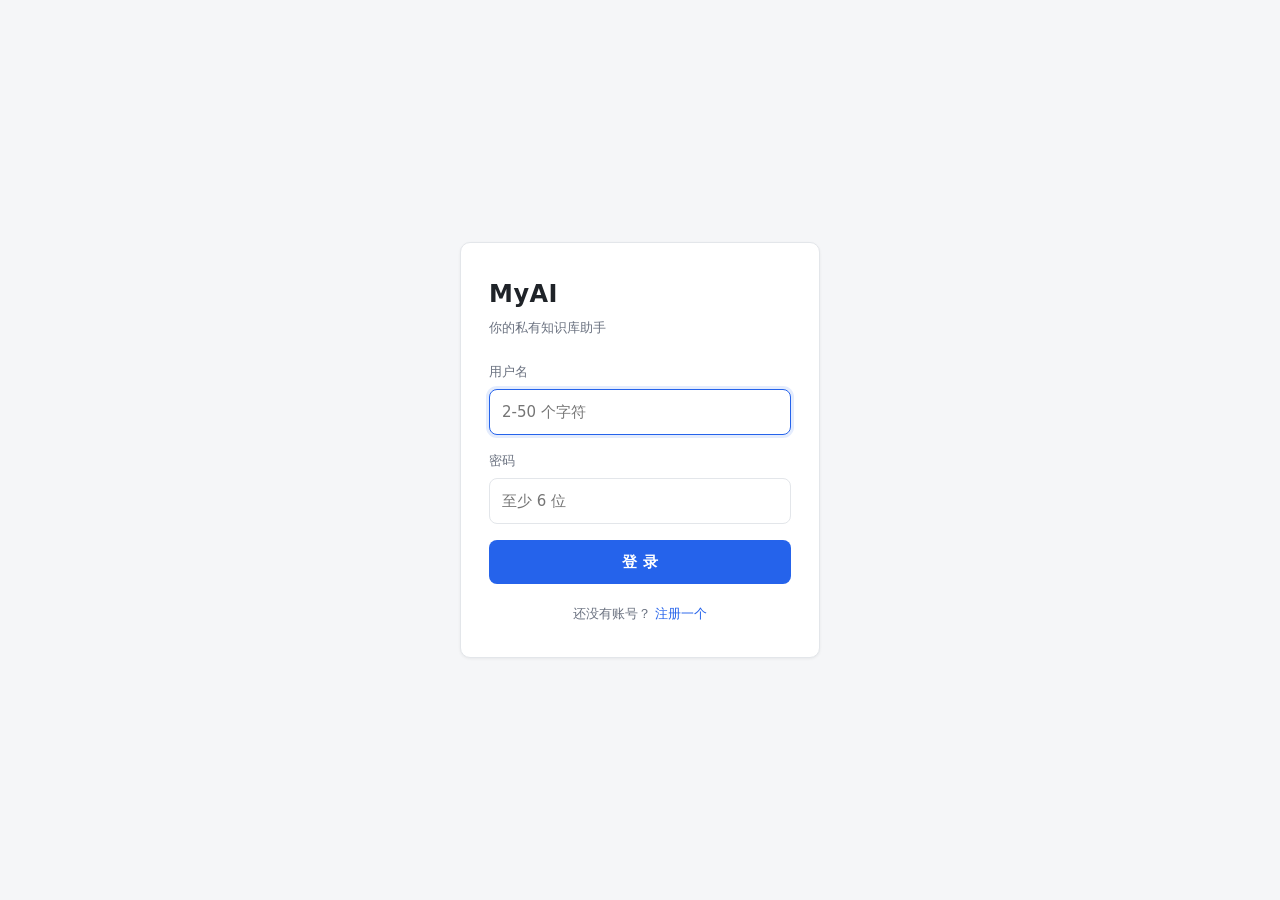
<file: web/index.html>
<!DOCTYPE html>
<html lang="zh-CN">
<head>
  <meta charset="utf-8">
  <meta name="viewport" content="width=device-width, initial-scale=1">
  <title>MyAI 知识库助手</title>
  <link rel="stylesheet" href="style.css">
</head>
<body class="chat-page">

  <!-- 手机上用来展开左栏的按钮。桌面端用 CSS 隐藏掉 -->
  <button id="sidebar-toggle" class="sidebar-toggle" type="button"
          aria-label="展开对话列表">☰</button>

  <!-- 手机上展开左栏时，后面那层灰色遮罩。点它就收起来 -->
  <div id="backdrop" class="backdrop" hidden></div>

  <!-- ============================ 左栏 ============================ -->
  <aside id="sidebar" class="sidebar">

    <div class="sidebar-head">
      <button id="new-chat-btn" type="button" class="btn-primary">+ 新对话</button>
    </div>

    <!-- 对话列表。内容由 app.js 填进来 -->
    <nav id="session-list" class="session-list"></nav>

    <div class="sidebar-foot">
      <!-- 知识库状态。只在页面加载时读一次，不做定时刷新 ——
           /api/health 每次都会把 7.9 MB 的索引文件整个读进来解析一遍 -->
      <div id="kb-status" class="kb-status">正在读取知识库状态…</div>

      <div class="user-row">
        <span id="username" class="username">…</span>
        <button id="logout-btn" type="button" class="link-btn">退出</button>
      </div>
    </div>
  </aside>

  <!-- ============================ 右侧聊天区 ============================ -->
  <main class="chat-main">

    <!-- 消息区。内容由 app.js 填进来 -->
    <div id="messages" class="messages"></div>

    <!--
      用 <form> 包起来是为了能直接在输入框里按回车发送。
      ⚠️ textarea 里按回车默认是"换行"，不是"提交"，
         所以要靠 app.js 手动处理：回车=发送，Shift+回车=换行。
    -->
    <form id="composer" class="composer">
      <textarea id="question" rows="1"
                placeholder="问点什么…（回车发送，Shift + 回车换行）"></textarea>
      <button id="send-btn" type="submit" class="btn-primary">发送</button>
    </form>
  </main>

  <script type="module" src="app.js"></script>

</body>
</html>
</file>
<file: web/style.css>
/**
 * style.css —— 两个页面共用的全部样式。
 *
 * 朴素但干净优先：不做动效，靠留白、圆角、浅灰边框把层次做出来。
 *
 * 分成三块：
 *     一、基础（清默认样式、配色变量、字体）
 *     二、登录页
 *     三、聊天页
 */

/* ============================ 一、基础 ============================ */

/* 浏览器给每个元素都塞了默认的 margin/padding，各家还不一样。
   先全清掉，再自己按需要加 —— 这样两个浏览器看到的才是同一个东西。 */
*,
*::before,
*::after {
  box-sizing: border-box;
}

:root {
  /* 颜色都定义成变量，想换配色只改这一处 */
  --bg: #f5f6f8;
  --panel: #ffffff;
  --border: #e3e6ea;
  --text: #1f2328;
  --muted: #6b7280;
  --accent: #2563eb;
  --accent-dark: #1d4ed8;
  --danger: #c0392b;
  --danger-bg: #fdecea;
  --danger-border: #f5c6c2;
  --bubble-user: #2563eb;
  --bubble-ai: #ffffff;
  --radius: 10px;
}

body {
  margin: 0;
  background: var(--bg);
  color: var(--text);
  font-size: 15px;
  line-height: 1.6;
  /* 中文字体要单独列出来 —— 不写的话，中文会退回系统默认字体，
     和英文混在一起时明显不齐、不好看 */
  font-family: system-ui, -apple-system, "Segoe UI", "Microsoft YaHei",
               "PingFang SC", sans-serif;
}

/* 所有输入框、按钮统一继承页面的字体。
   不写这句，浏览器会给它们换成另一套字体，看着很违和。 */
input,
textarea,
button {
  font: inherit;
  color: inherit;
}

/* 按钮的基础样式**只做重置，不做造型**。
   造型交给下面三个具体的类 —— 因为页面上有好几种按钮
   （主按钮、对话列表项、文字按钮）。如果基础样式就是蓝色填充，
   后面每一处都得写一堆覆盖，很容易越写越乱。 */
button {
  padding: 10px 16px;
  border: none;
  border-radius: 8px;
  background: transparent;
  cursor: pointer;
}

/* 主要按钮：蓝色填充 */
.btn-primary {
  background: var(--accent);
  color: #fff;
  font-weight: 600;
}

.btn-primary:hover:not(:disabled) {
  background: var(--accent-dark);
}

/* 文字按钮：看起来像链接 */
.link-btn {
  padding: 4px 6px;
  color: var(--muted);
  font-size: 13px;
}

.link-btn:hover:not(:disabled) {
  color: var(--accent);
}

/* 禁用状态要**看得出来**。新手产品最容易被吐槽的，
   就是"点了没反应"—— 用户以为坏了。
   这条对所有按钮生效，不管是哪种造型。 */
button:disabled {
  opacity: 0.5;
  cursor: not-allowed;
}

input,
textarea {
  width: 100%;
  padding: 10px 12px;
  border: 1px solid var(--border);
  border-radius: 8px;
  background: #fff;
}

input:focus,
textarea:focus {
  outline: none;
  border-color: var(--accent);
  box-shadow: 0 0 0 3px rgba(37, 99, 235, 0.12);
}

/* 出错提示条 */
.error {
  margin: 0 0 14px;
  padding: 9px 12px;
  border: 1px solid var(--danger-border);
  border-radius: 8px;
  background: var(--danger-bg);
  color: var(--danger);
  font-size: 13px;
}


/* ============================ 二、登录页 ============================ */

.login-page {
  min-height: 100vh;
  display: flex;
  align-items: center;
  justify-content: center;
  padding: 20px;
}

.login-card {
  width: 100%;
  max-width: 360px;
  padding: 32px 28px;
  border: 1px solid var(--border);
  border-radius: var(--radius);
  background: var(--panel);
  box-shadow: 0 1px 3px rgba(0, 0, 0, 0.06);
}

.login-card h1 {
  margin: 0 0 4px;
  font-size: 24px;
  letter-spacing: 0.5px;
}

.login-card .subtitle {
  margin: 0 0 24px;
  color: var(--muted);
  font-size: 13px;
}

.login-card label {
  display: block;
  margin-bottom: 6px;
  color: var(--muted);
  font-size: 13px;
}

.login-card input {
  margin-bottom: 16px;
}

.login-card button {
  width: 100%;
}

.login-card .switch {
  margin: 20px 0 0;
  text-align: center;
  color: var(--muted);
  font-size: 13px;
}

.login-card .switch a {
  color: var(--accent);
  text-decoration: none;
}

.login-card .switch a:hover {
  text-decoration: underline;
}


/* ============================ 三、聊天页 ============================ */

.chat-page {
  /* 撑满一屏，整页不滚动 —— 滚动只发生在消息区内部。
     为什么写两行：dvh 是"动态视口高度"，手机上地址栏收起/展开时它跟着变，
     不会把底部的输入框顶出去。老浏览器不认识 dvh，就用上面那行 vh。 */
  height: 100vh;
  height: 100dvh;
  display: flex;
  overflow: hidden;
}

/* ---------- 左栏 ---------- */

.sidebar {
  flex: 0 0 260px;
  width: 260px;
  display: flex;
  flex-direction: column;
  background: #fbfbfc;
  border-right: 1px solid var(--border);
}

/* 发送中时把左栏整体禁掉。
   用 pointer-events: none 一次拦掉所有点击，比每个元素逐个禁用省事，也不会漏。 */
.sidebar.busy {
  opacity: 0.55;
  pointer-events: none;
}

.sidebar-head {
  padding: 14px 12px 10px;
}

.sidebar-head .btn-primary {
  width: 100%;
}

.session-list {
  flex: 1;
  overflow-y: auto;
  padding: 0 8px 8px;
}

.session-empty {
  margin: 8px 4px;
  color: var(--muted);
  font-size: 13px;
}

/* 对话列表里的一项。
   它本质上是个 <button>（这样才能点、能用键盘 Tab 聚焦），
   但外观必须像列表项，不能是蓝色按钮 —— 所以这里全都要覆盖掉。 */
.session-item {
  display: block;
  width: 100%;
  padding: 9px 10px;
  margin-bottom: 3px;
  border-radius: 8px;
  text-align: left;
  line-height: 1.35;
}

.session-item:hover:not(:disabled) {
  background: #eef0f3;
}

.session-item.active {
  background: #e4ecfd;
}

.session-title {
  display: block;
  font-size: 14px;
  /* 标题太长就截成一行加省略号，别让它把左栏撑宽 */
  overflow: hidden;
  text-overflow: ellipsis;
  white-space: nowrap;
}

.session-item.active .session-title {
  color: var(--accent-dark);
  font-weight: 600;
}

.session-meta {
  display: block;
  margin-top: 2px;
  color: var(--muted);
  font-size: 12px;
}

.sidebar-foot {
  padding: 10px 14px 14px;
  border-top: 1px solid var(--border);
  font-size: 12px;
}

.kb-status {
  margin-bottom: 8px;
  color: var(--muted);
}

.user-row {
  display: flex;
  align-items: center;
  justify-content: space-between;
  gap: 8px;
}

.username {
  font-weight: 600;
  overflow: hidden;
  text-overflow: ellipsis;
  white-space: nowrap;
}

/* ---------- 右侧区域 ---------- */

.chat-main {
  flex: 1;
  /* ⚠️ flex 子项的默认"最小宽度"是它的内容宽度，
     消息一长就会把整个布局撑破、页面出现横向滚动条。
     设成 0 才能真正按剩余空间收缩。这是个经典坑。 */
  min-width: 0;
  display: flex;
  flex-direction: column;
}

.messages {
  flex: 1;
  overflow-y: auto;
  padding: 24px 20px;
}

/* ---------- 消息气泡 ---------- */

.msg {
  display: flex;
  flex-direction: column;
  margin-bottom: 16px;
}

.msg-user {
  align-items: flex-end;
}

.msg-assistant {
  align-items: flex-start;
}

.bubble {
  max-width: 76%;
  padding: 10px 14px;
  border-radius: var(--radius);
  word-break: break-word;
  /* ⚠️ 这里**不能**用 pre-wrap：
     模型回答里的换行已经被 markdown.js 变成 <br> 了，
     再叠加一个"保留换行"就会多出一堆空行。 */
  white-space: normal;
}

.msg-user .bubble {
  /* 用户可能自己打了换行，所以这一处要保留 */
  white-space: pre-wrap;
  background: var(--bubble-user);
  color: #fff;
  border-bottom-right-radius: 3px;
}

.msg-assistant .bubble {
  background: var(--bubble-ai);
  border: 1px solid var(--border);
  border-bottom-left-radius: 3px;
}

/* "正在思考"那条占位气泡 */
.bubble.pending {
  color: var(--muted);
}

/* ---------- 空状态 ---------- */

.empty-state {
  max-width: 460px;
  margin: 12vh auto 0;
  text-align: center;
  color: var(--muted);
}

.empty-title {
  margin: 0 0 6px;
  color: var(--text);
  font-size: 18px;
}

.empty-hint {
  margin: 0 0 14px;
  font-size: 13px;
}

.empty-example {
  display: inline-block;
  margin: 0;
  padding: 8px 14px;
  border: 1px dashed var(--border);
  border-radius: 999px;
  background: var(--panel);
  font-size: 13px;
}

/* ---------- "依据的 N 段资料" ---------- */

.sources {
  max-width: 76%;
  margin-top: 8px;
  font-size: 13px;
}

.sources > summary {
  padding: 2px 0;
  color: var(--muted);
  cursor: pointer;
  /* 防止双击时把文字选中（浏览器默认会把 summary 的文字选上） */
  user-select: none;
}

.sources > summary:hover {
  color: var(--accent);
}

.source {
  margin-top: 8px;
  padding: 10px 12px;
  border: 1px solid var(--border);
  border-radius: 8px;
  background: var(--panel);
}

.source-head {
  display: flex;
  align-items: baseline;
  justify-content: space-between;
  gap: 10px;
  font-size: 12.5px;
  font-weight: 600;
}

.source-score {
  flex: 0 0 auto;
  color: var(--muted);
  font-weight: 400;
}

.source-text {
  margin: 6px 0 0;
  color: var(--muted);
  font-size: 12.5px;
  line-height: 1.55;
  white-space: pre-wrap;
}

/* ---------- 底部输入区 ---------- */

.composer {
  display: flex;
  align-items: flex-end;
  gap: 10px;
  padding: 14px 20px 18px;
  border-top: 1px solid var(--border);
  background: var(--panel);
}

.composer textarea {
  /* 高度由 app.js 的 autoGrow 动态算，所以关掉手动拖拽把手 */
  resize: none;
  max-height: 160px;
  line-height: 1.5;
}

.composer .btn-primary {
  flex: 0 0 auto;
  height: 42px;
}

/* ---------- 手机端 ---------- */

/* 手机上用来展开左栏的按钮。桌面端不需要，直接藏掉 */
.sidebar-toggle {
  display: none;
  position: fixed;
  top: 10px;
  left: 10px;
  z-index: 30;
  width: 40px;
  height: 38px;
  padding: 0;
  border: 1px solid var(--border);
  border-radius: 8px;
  background: var(--panel);
  line-height: 1;
}

/* 手机上展开左栏时，后面那层灰遮罩 */
.backdrop {
  position: fixed;
  inset: 0;
  z-index: 15;
  background: rgba(0, 0, 0, 0.35);
}

@media (max-width: 720px) {
  /* 窄屏上左栏改成"抽屉"：默认藏在屏幕左边外面，点按钮才滑进来。
     用 transform 而不是改 left —— transform 只影响绘制，流畅得多。 */
  .sidebar {
    position: fixed;
    top: 0;
    bottom: 0;
    left: 0;
    z-index: 20;
    width: 78vw;
    max-width: 300px;
    flex: none;
    transform: translateX(-100%);
    transition: transform 0.15s ease;
    box-shadow: 0 0 24px rgba(0, 0, 0, 0.15);
  }

  .sidebar.open {
    transform: translateX(0);
  }

  .sidebar-toggle {
    display: block;
  }

  /* 给左上角那个按钮让出位置 */
  .messages {
    padding-top: 58px;
  }

  .bubble,
  .sources {
    max-width: 88%;
  }

  .composer {
    padding: 10px 12px 14px;
  }
}
</file>
